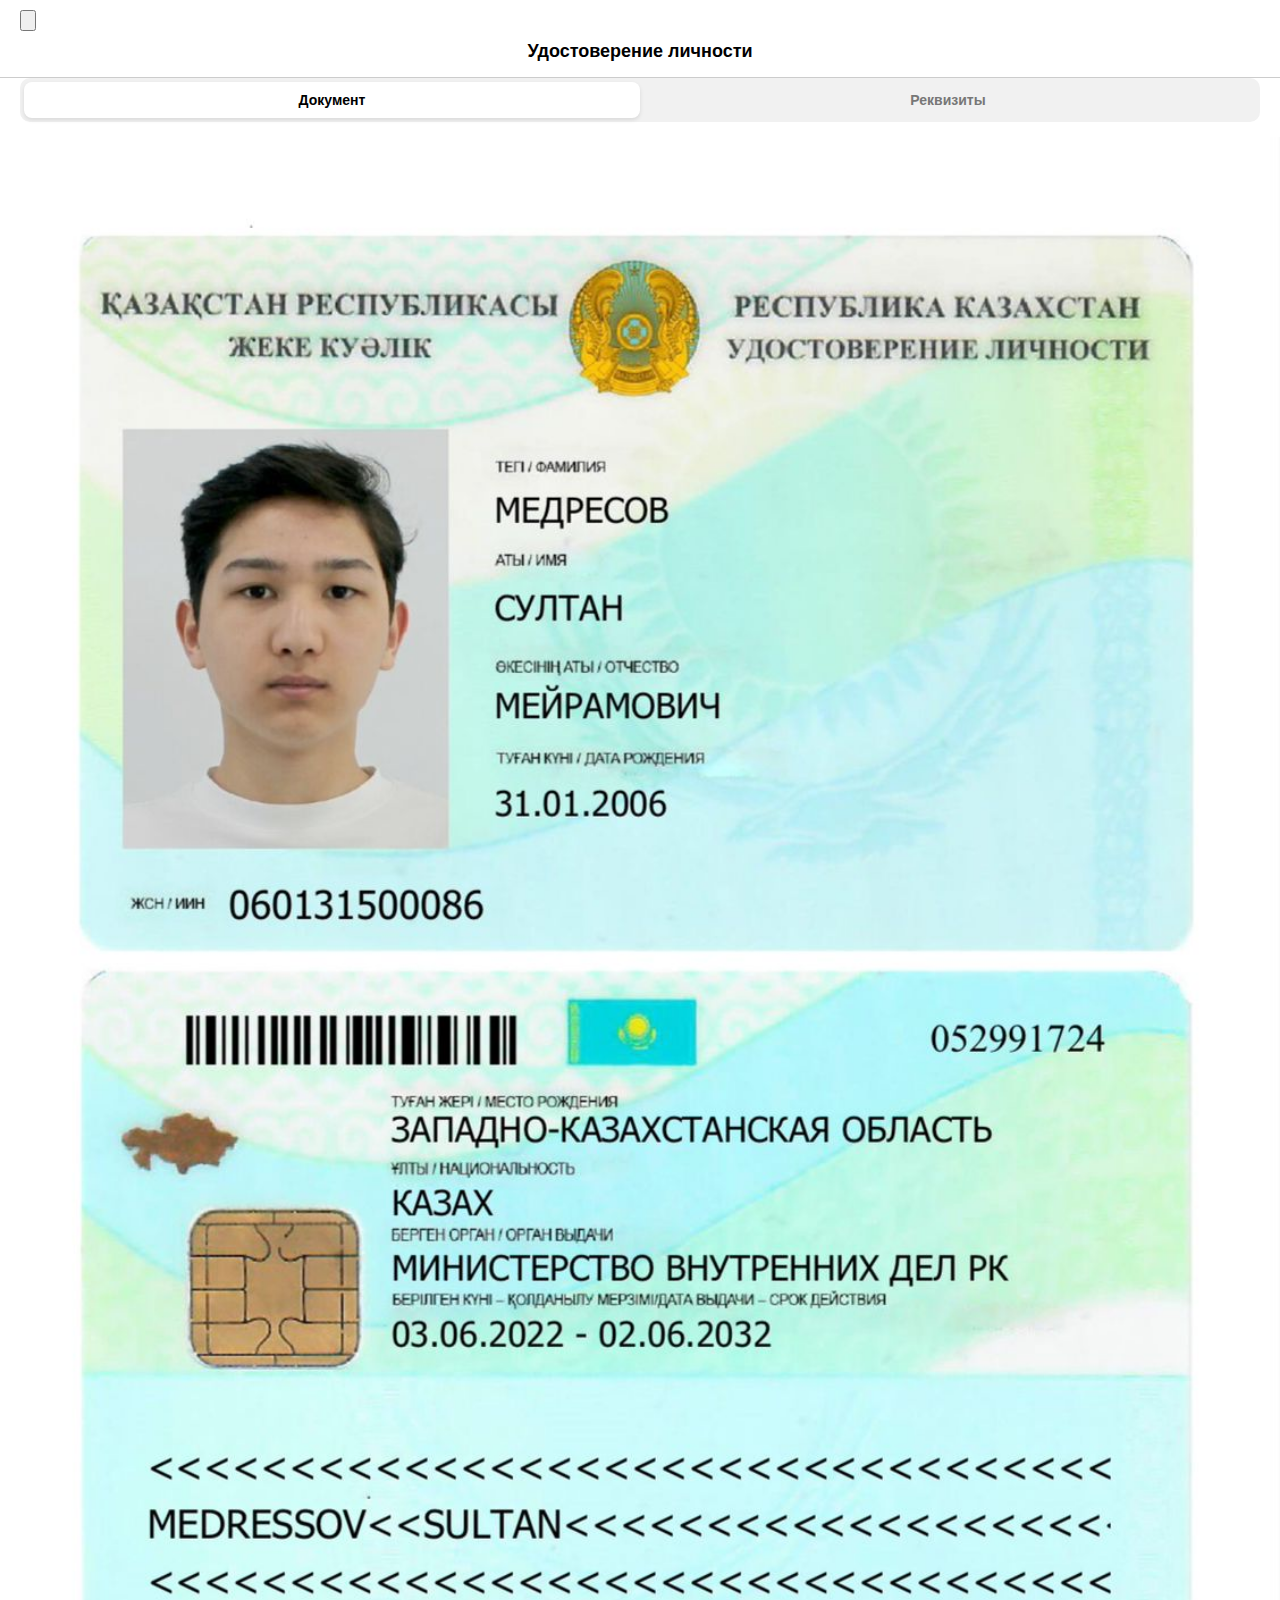
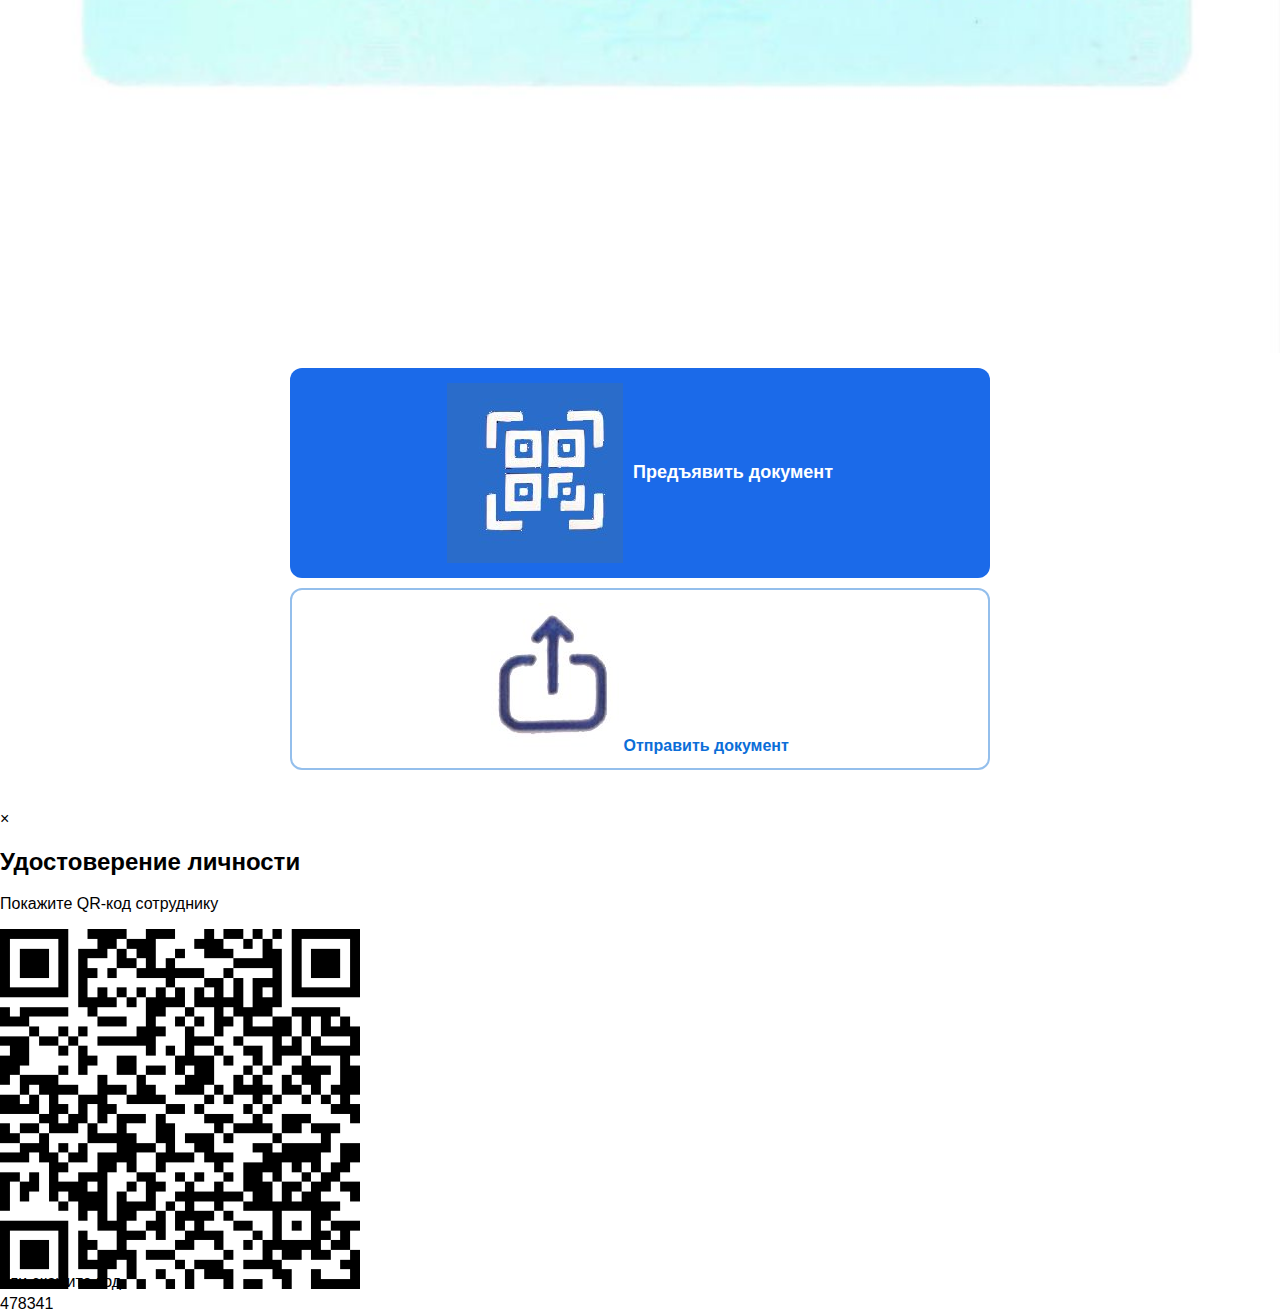
<file: index.html>
<!DOCTYPE html>
<html lang="ru">
<head>
  <meta charset="UTF-8" />
  <meta name="viewport" content="width=device-width, initial-scale=1.0" />
  <title>Kaspi ID (учебный)</title>
  <link rel="stylesheet" href="style.css" />
  <link rel="manifest" href="manifest.json" />
  <link rel="icon" type="image/png" href="favicon.png" />
  <link rel="apple-touch-icon" href="icon-512.png" />
</head>
<body>
<header>
  <button class="back-button">
    <svg class="back-icon" xmlns="http://www.w3.org/2000/svg" viewBox="0 0 24 24"
         fill="none" stroke="black" stroke-width="1.5" stroke-linecap="round" stroke-linejoin="round">
      <polyline points="15 18 9 12 15 6" />
    </svg>
  </button>
  <h1>Удостоверение личности</h1>
</header>

<div class="tabs">
  <button class="tab active" onclick="switchTab('document')">Документ</button>
  <button class="tab" onclick="switchTab('requisites')">Реквизиты</button>
</div>

<div id="document" class="card">
  <img src="udost.jpeg" alt="Фото" class="photo" />
  <div class="qr-code"></div>
  <div class="actions">
    <button class="primary">
      <img src="qr-icon.jpeg" alt="QR" class="button-icon" />
      Предъявить документ
    </button>
    <button class="secondary">
      <img src="send-icon.jpeg" class="icon" alt="" />
      Отправить документ
    </button>
  </div>
</div>

<div id="requisites" class="card" style="display: none;">
  <div class="photo" style="padding: 30px; font-size: 16px;">
    <span class="label">ФИО</span><br />
    Медресов Султан Мейрамович<br /><br />
    <span class="label">ИИН</span><br />
    020131500086<br /><br />
    <span class="label">Дата рождения</span><br />
    31.01.2002<br /><br />
    <span class="label">Номер документа</span><br />
    052991724<br /><br />
    <span class="label">Дата выдачи</span><br />
    03.06.2022<br /><br />
    <span class="label">Срок действия</span><br />
    02.06.2032<br />
  </div>
</div>

<!-- Модальное окно с QR -->
<div class="modal" id="qrModal">
  <div class="modal-content">
    <span class="close" onclick="closeModal()">×</span>
    <h2>Удостоверение личности</h2>
    <p>Покажите QR-код сотруднику</p>
    <img src="qr_4783412.png" alt="QR-код" class="qr-img" />
    <p style="margin-top: -20px; margin-bottom: 4px;">или скажите код</p>
    <div class="code">478341</div>
  </div>
</div>

<script>
  function switchTab(tab) {
    document.querySelectorAll('.tab').forEach((btn) => btn.classList.remove('active'));
    document.querySelectorAll('.card').forEach((card) => (card.style.display = 'none'));
    document.querySelector(`[onclick*="${tab}"]`).classList.add('active');
    document.getElementById(tab).style.display = 'block';
  }

  document.querySelector('.primary').addEventListener('click', () => {
    document.getElementById('qrModal').style.display = 'block';
  });

  function closeModal() {
    document.getElementById('qrModal').style.display = 'none';
  }
</script>
</body>
</html>
</file>
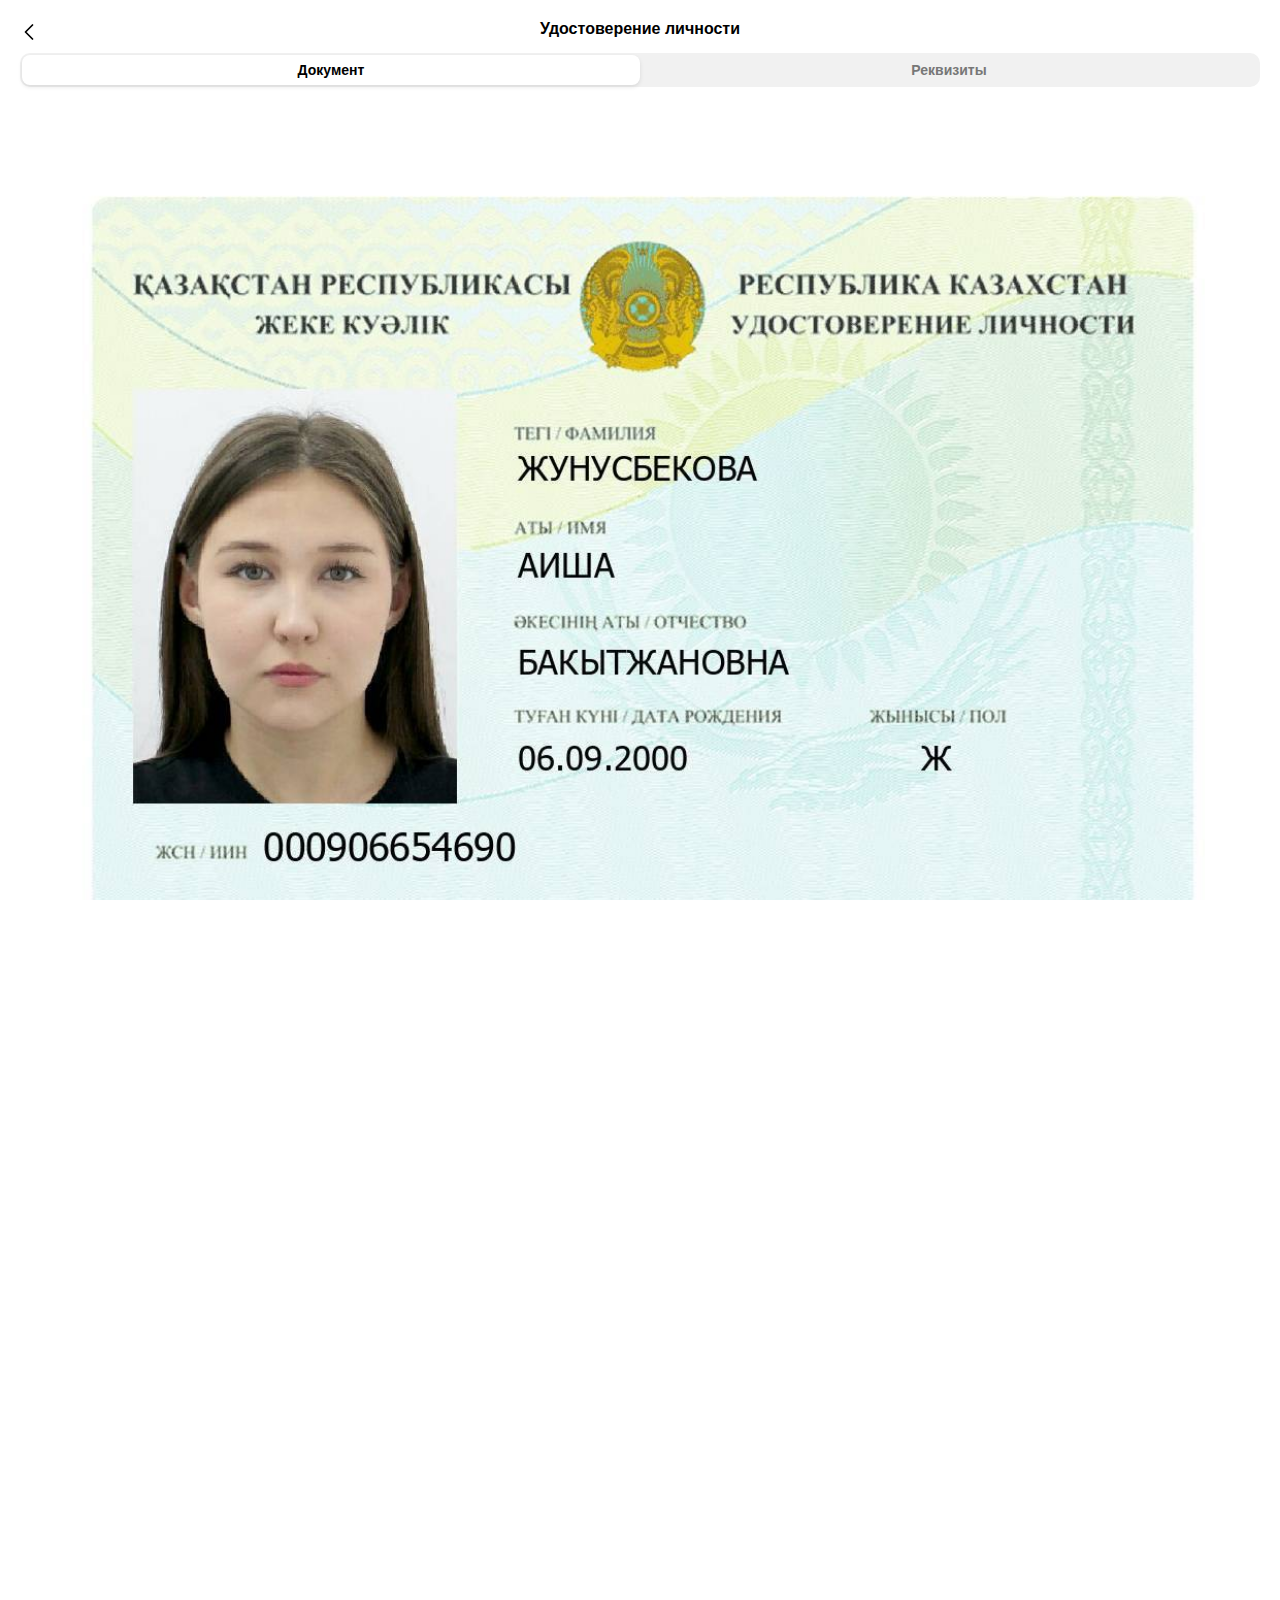
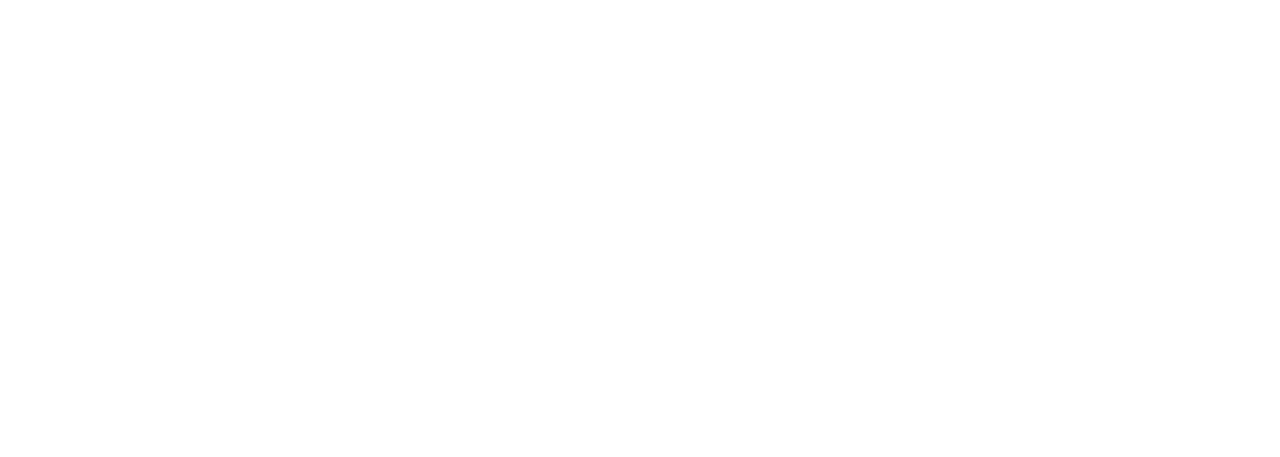
<file: v2/index.html>
<!DOCTYPE html>
<html lang="ru">
<head>
  <meta charset="UTF-8" />
  <meta name="viewport" content="width=device-width, initial-scale=1.0" />
  <title>Kaspi ID (учебный)</title>
  <link rel="stylesheet" href="style.css" />
  <link rel="manifest" href="manifest.json" />
  <link rel="icon" type="image/png" href="favicon.png" />
  <link rel="apple-touch-icon" href="icon-512.png" />
</head>
<body>
<header>
  <button class="back-button">
    <svg class="back-icon" xmlns="http://www.w3.org/2000/svg" viewBox="0 0 24 24"
         fill="none" stroke="black" stroke-width="1.5" stroke-linecap="round" stroke-linejoin="round">
      <polyline points="15 18 9 12 15 6" />
    </svg>
  </button>
  <h1>Удостоверение личности</h1>
</header>

<div class="tabs">
  <button class="tab active" onclick="switchTab('document')">Документ</button>
  <button class="tab" onclick="switchTab('requisites')">Реквизиты</button>
</div>

<div id="document" class="card">
  <img src="udost_ai.jpg" alt="Фото" class="photo" />
  <div class="qr-code"></div>
  <div class="actions">
    <button class="primary">
      <img src="qr-icon.jpeg" alt="QR" class="button-icon" />
      Предъявить документ
    </button>
    <button class="secondary">
      <img src="send-icon.jpeg" class="icon" alt="" />
      Отправить документ
    </button>
  </div>
</div>

<div id="requisites" class="card" style="display: none;">
  <div class="photo" style="padding: 30px; font-size: 16px;">
    <span class="label">ФИО</span><br />
    Медресов Султан Мейрамович<br /><br />
    <span class="label">ИИН</span><br />
    020131500<br /><br />
    <span class="label">Дата рождения</span><br />
    31.01.2002<br /><br />
    <span class="label">Номер документа</span><br />
    052991724<br /><br />
    <span class="label">Дата выдачи</span><br />
    03.06.2022<br /><br />
    <span class="label">Срок действия</span><br />
    02.06.2032<br />
  </div>
</div>

<!-- Модальное окно с QR -->
<div class="modal" id="qrModal">
  <div class="modal-content">
    <span class="close" onclick="closeModal()">×</span>
    <h2>Удостоверение личности</h2>
    <p>Покажите QR-код сотруднику</p>
    <img src="qr_4783412.png" alt="QR-код" class="qr-img" />
    <p style="margin-top: -20px; margin-bottom: 4px;">или скажите код</p>
    <div class="code">478341</div>
  </div>
</div>

<script>
  function switchTab(tab) {
    document.querySelectorAll('.tab').forEach((btn) => btn.classList.remove('active'));
    document.querySelectorAll('.card').forEach((card) => (card.style.display = 'none'));
    document.querySelector(`[onclick*="${tab}"]`).classList.add('active');
    document.getElementById(tab).style.display = 'block';
  }

  document.querySelector('.primary').addEventListener('click', () => {
    document.getElementById('qrModal').style.display = 'block';
  });

  function closeModal() {
    document.getElementById('qrModal').style.display = 'none';
  }
</script>

<!-- ВОТ ЭТО -->
<script src="script.js"></script>
</body>
</html>
</file>
<file: style.css>
body {
  font-family: -apple-system, BlinkMacSystemFont, "Segoe UI", Roboto, Helvetica, Arial, sans-serif;
  background-color: #fff;
  margin: 0;
  padding: env(safe-area-inset-top) env(safe-area-inset-right) env(safe-area-inset-bottom) env(safe-area-inset-left);
}

header {
  padding: 10px 20px 5px;
  background-color: #fff;
  border-bottom: 1px solid #ccc;
}

h1 {
  text-align: center;
  font-size: 18px;
  margin: 10px 0;
}

.tabs {
  display: flex;
  justify-content: center;
  background-color: #f1f1f1;
  border-radius: 10px;
  padding: 4px;
  margin: 0 20px 15px;
}

.tab {
  flex: 1;
  padding: 10px 0;
  background-color: transparent;
  border: none;
  border-radius: 8px;
  color: #777;
  font-weight: bold;
  font-size: 14px;
  transition: all 0.2s ease;
}

.tab.active {
  background-color: #ffffff;
  color: #000;
  box-shadow: 0 2px 4px rgba(0, 0, 0, 0.1);
}

.card {
  width: 100%;
  margin: 0 auto;
  padding: 0;
  box-sizing: border-box;
}

.photo {
  width: 100%;
  height: auto;
  display: block;
  border-radius: 0;
}

.actions {
  width: 100%;
  display: flex;
  flex-direction: column;
  align-items: center;
  padding: 0 20px;
  box-sizing: border-box;
  margin-top: 15px;
  gap: 10px;
  margin-bottom: 40px;
}

.primary, .secondary {
  width: 100%;
  max-width: 700px; /* 👈 Вот тут можно увеличить при желании */
}

.primary {
  background-color: #1b6ae9;
  color: white;
  border: none;
  padding: 15px;
  border-radius: 12px;
  font-size: 18px;
  font-weight: bold;
  display: flex;
  justify-content: center;
  align-items: center;
  gap: 10px;
  width: 100%;
}

.secondary {
  background: none;
  border: 2px solid #94bfec;
  color: #0b6ed8;
  padding: 13px;
  border-radius: 12px;
  font-size: 16px;
  font-weight: bold;
  width: 100%;
}
</file>
<file: v2/style.css>
html, body {
  background-color: #fff;
  margin: 0;
  padding: 0;
  height: 100%;
  overflow-x: hidden;
}

body {
  font-family: -apple-system, BlinkMacSystemFont, "Segoe UI", Roboto, Helvetica, Arial, sans-serif;
  padding: env(safe-area-inset-top) env(safe-area-inset-right) env(safe-area-inset-bottom) env(safe-area-inset-left);
}

header {
  padding: 10px 20px 5px;
  background-color: #fff;
  position: relative;
}

h1 {
  text-align: center;
  font-size: 16px;
  margin: 10px 0;
}

.tabs {
  display: flex;
  justify-content: center;
  background-color: #f1f1f1;
  border-radius: 10px;
  padding: 2px;
  margin: 0 20px 10px;
  height: 30px;
}

.tab {
  flex: 1;
  padding: 6px 0;
  background-color: transparent;
  border: none;
  border-radius: 8px;
  color: #777;
  font-weight: bold;
  font-size: 14px;
  transition: all 0.2s ease;
  cursor: pointer;
}

.tab.active {
  background-color: #ffffff;
  color: #000;
  box-shadow: 0 2px 4px rgba(0, 0, 0, 0.1);
}

.card {
  width: 100%;
  margin: 0 auto;
  padding: 0;
  box-sizing: border-box;
}

.photo {
  width: 100%;
  height: auto;
  display: block;
  border-radius: 0;
}

.label {
  font-size: 7px;
  color: #888;
  font-weight: 500;
}

.photo > br + br {
  margin-bottom: 10px;
}

.actions {
  width: 100%;
  display: flex;
  flex-direction: column;
  align-items: center;
  padding: 20px 20px 40px;
  box-sizing: border-box;
  background: white;
  gap: 13px;
  position: relative;
  z-index: 2;
  border-top: 1px solid #e2e2e2;
  margin-top: -33px;
}

.primary,
.secondary {
  width: 100%;
  max-width: 700px;
}

.primary {
  background-color: #296cca;
  color: white;
  border: none;
  padding: 13px;
  border-radius: 12px;
  font-size: 18px;
  font-weight: bold;
  display: flex;
  justify-content: center;
  align-items: center;
  gap: 10px;
  cursor: pointer;
}

.secondary {
  background: none;
  border: 2px solid #94bfec;
  color: #0b6ed8;
  padding: 15px;
  border-radius: 12px;
  font-size: 16px;
  font-weight: bold;
  cursor: pointer;
}

.back-button {
  background: none;
  border: none;
  position: absolute;
  left: 15px;
  top: 18px;
  padding: 0;
  margin: 0;
  cursor: pointer;
  display: flex;
  align-items: center;
  justify-content: center;
}

.back-icon {
  width: 28px;
  height: 28px;
  stroke: rgb(0, 0, 0);
}

.button-icon {
  width: 20px;
  height: 29px;
  object-fit: contain;
  margin-right: -5px;
}

.icon {
  height: 25px;
  margin-top: -4px;
  vertical-align: middle;
  margin-right: 2px;
}

/* Модальное окно снизу */
.modal {
  display: none;
  position: fixed;
  z-index: 999;
  left: 0;
  top: 0;
  width: 100%;
  height: 100%;
  overflow: auto;
  background: rgba(0, 0, 0, 0.5);
}

.modal-content {
  background: white;
  position: fixed;
  bottom: 0;
  left: 50%;
  transform: translateX(-50%);
  padding: 25px 20px;
  border-radius: 20px 20px 0 0;
  width: 100%;
  max-width: 500px;
  height: 47vh;
  box-sizing: border-box;
  box-shadow: 0 -2px 10px rgba(0, 0, 0, 0.1);
  text-align: center;
  font-family: sans-serif;

  /* Учитываем безопасные зоны iOS */
  padding-bottom: calc(25px + env(safe-area-inset-bottom));
}


.modal-content h2 {
  font-size: 21px;
  font-weight: bold;
  margin-bottom: 25px;
  margin-top:3px;
  text-align: left;
}

.qr-img {
  width: 120px;
  height: 120px;
  margin: 10px 0;
  margin-bottom: 40px;
}

.code {
  font-size: 24px;
  font-weight: bold;
  color: #000;
}

.close {
  position: absolute;
  top: 10px;
  right: 15px;
  font-size: 24px;
  cursor: pointer;
}
</file>
